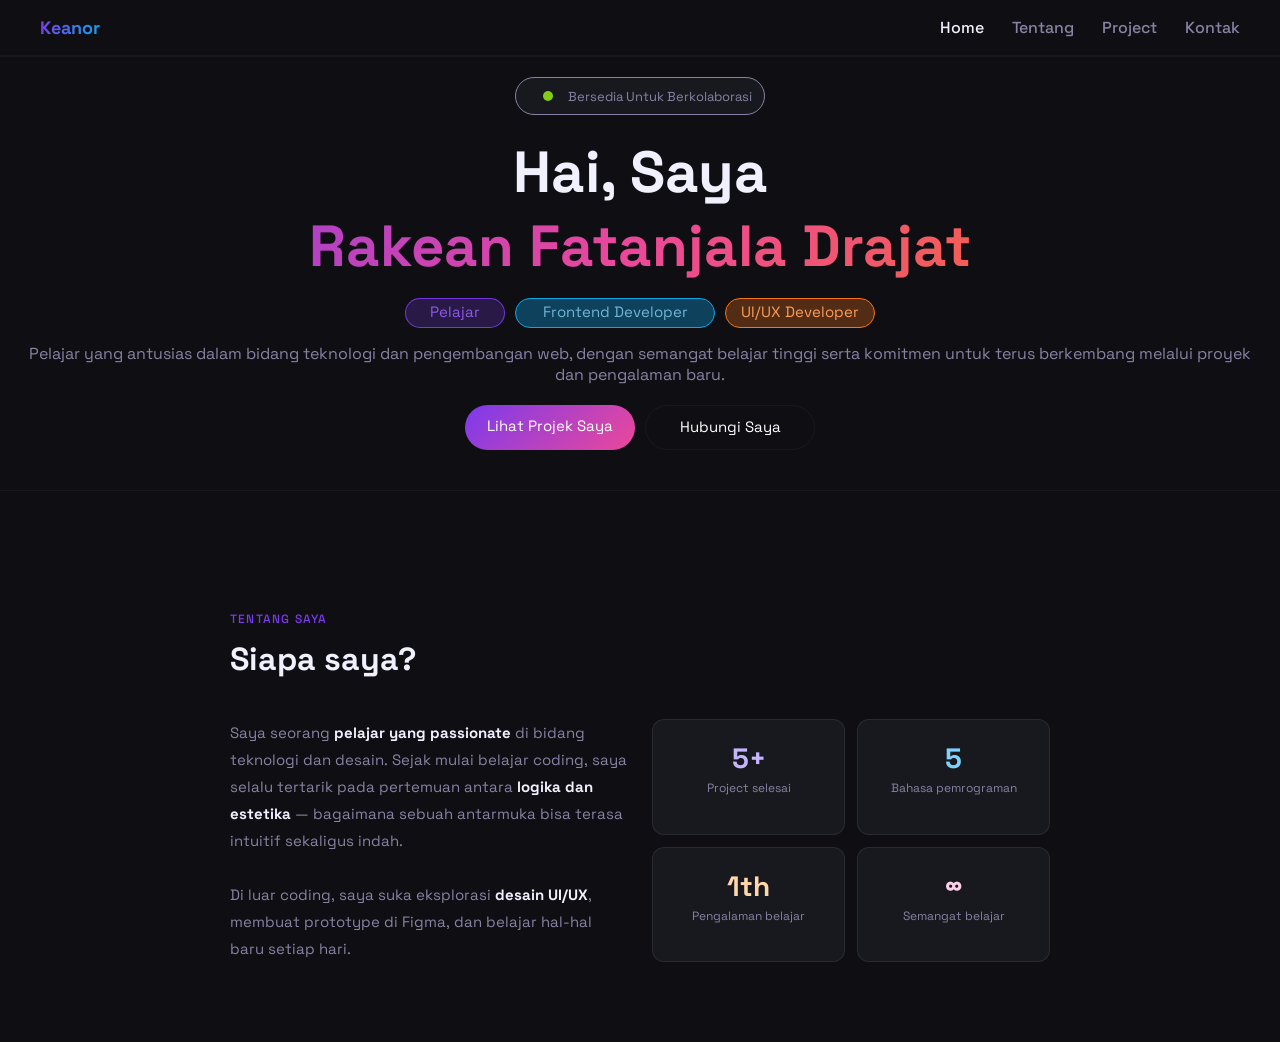
<file: index.html>
<!DOCTYPE html>
<html lang="en">
<head>
    <link rel="stylesheet" href="styles.css">
    <title>Portofolio</title>
</head>
<script>
  document.querySelectorAll('.item').forEach(link => {
    link.addEventListener('click', function(e) {
      e.preventDefault();
      const target = this.href;

      document.body.style.opacity = '0';
      document.body.style.transform = 'translateY(10px)';
      document.body.style.transition = 'opacity 0.3s ease, transform 0.3s ease';

      setTimeout(() => {
        window.location.href = target;
      }, 300);
    });
  });
</script>
<body>
    <nav class="nav">
        <a class="nav-logo" href="index.html">Keanor</a>
        <div style="display:flex; gap:28px;">
            <a href="index.html" class="item active">Home</a>
            <a class="item " href="About.html">Tentang</a>
            <a class="item " href="Project.html">Project</a>
            <a class="item " href="Kontak.html">Kontak</a>
        </div>
    </nav>
    <div class="Container Center">
        <div class="circle"></div>
        <p class="Text">Bersedia Untuk Berkolaborasi</p>
    </div>

    <h1>Hai, Saya</h1>
    <h1 class="Top Gradasi">Rakean Fatanjala Drajat</h1>

    <div class="navi">
        <div class="bar pelajar">Pelajar</div>
        <div class="bar front">Frontend Developer</div>
        <div class="bar ui">UI/UX Developer</div>
    </div>

    <p class="aboutme">Pelajar yang antusias dalam bidang teknologi dan pengembangan web, dengan semangat belajar tinggi serta komitmen untuk terus berkembang melalui proyek dan pengalaman baru.</p>

    <div class="about">
        <a href="Project.html" class="projek">Lihat Projek Saya</a>
        <a href="Kontak.html" class="hub">Hubungi Saya</a>
    </div>
    <hr class="divider">

    <section id="about">
  <p class="section-label">Tentang Saya</p>
  <h2 class="section-title">Siapa saya?</h2>

  <div class="about-grid">
    <div class="about-text">
      <p>Saya seorang <strong>pelajar yang passionate</strong> di bidang teknologi dan desain. Sejak mulai belajar coding, saya selalu tertarik pada pertemuan antara <strong>logika dan estetika</strong> — bagaimana sebuah antarmuka bisa terasa intuitif sekaligus indah.</p>
      <br>
      <p>Di luar coding, saya suka eksplorasi <strong>desain UI/UX</strong>, membuat prototype di Figma, dan belajar hal-hal baru setiap hari.</p>
    </div>

    <div class="about-stats">
      <div class="stat-card"><div class="stat-num" style="color:#C4B5FD;">5+</div><div class="stat-label">Project selesai</div></div>
      <div class="stat-card"><div class="stat-num" style="color:#7DD3FC;">5</div><div class="stat-label">Bahasa pemrograman</div></div>
      <div class="stat-card"><div class="stat-num" style="color:#FED7AA;">1th</div><div class="stat-label">Pengalaman belajar</div></div>
      <div class="stat-card"><div class="stat-num" style="color:#FBCFE8;">∞</div><div class="stat-label">Semangat belajar</div></div>
    </div>
  </div>
</section>
</body>
</html>
</file>
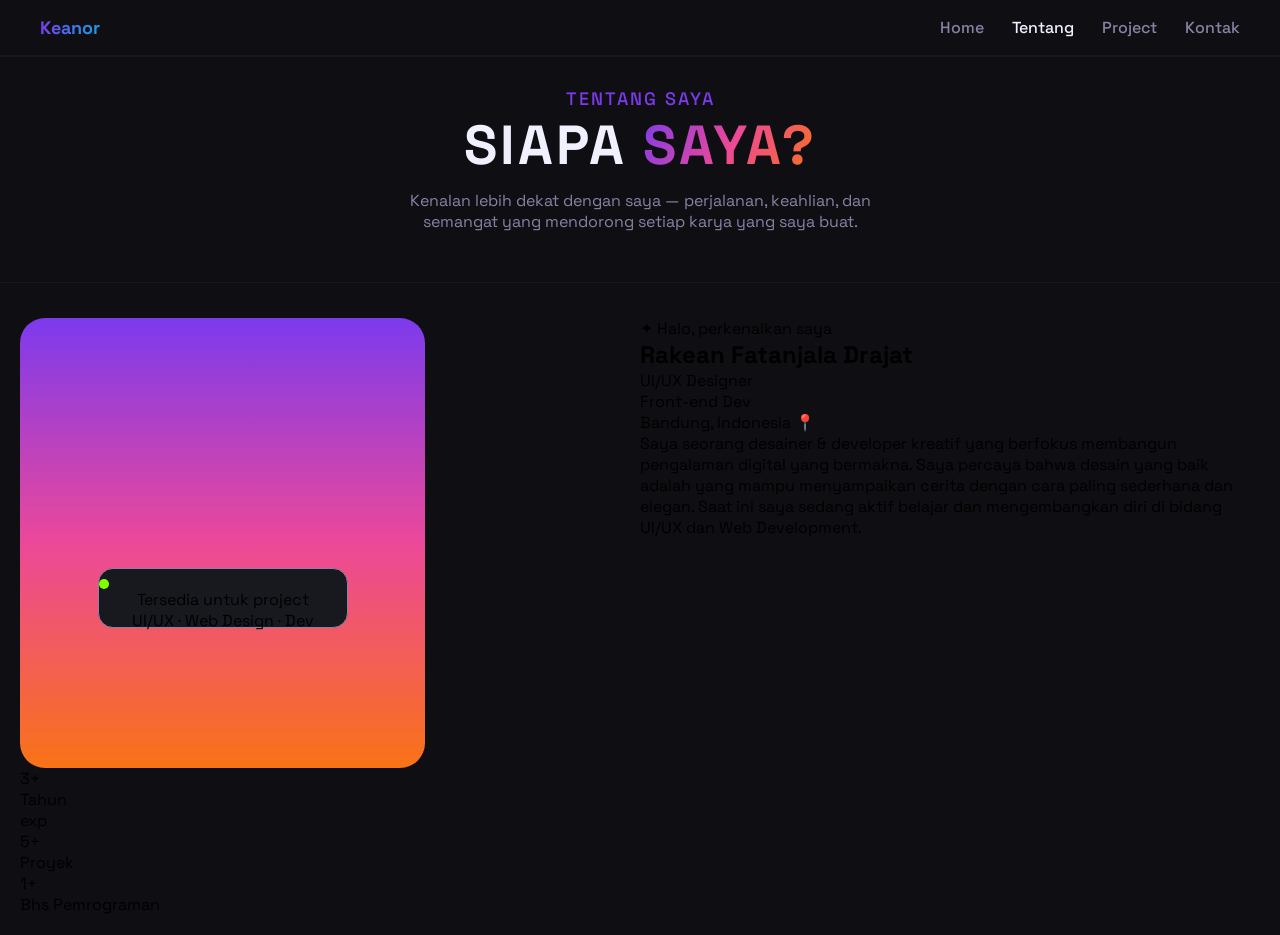
<file: About.html>
<!DOCTYPE html>
<html lang="en">
<head>
    <link href="https://fonts.googleapis.com/css2?family=Syne:wght@400;700;800&display=swap" rel="stylesheet">
    <link rel="stylesheet" href="about.css">
    <title>Portofolio</title>
</head>
<body>
    <nav class="nav">
        <a class="nav-logo" href="#">Keanor</a>
        <div style="display:flex; gap:28px;">
            <a href="index.html" class="item ">Home</a>
            <a class="item active" href="About.html">Tentang</a>
            <a class="item " href="Project.html">Project</a>
            <a class="item " href="Kontak.html">Kontak</a>
        </div>
    </nav>
    
    <section id="About">
        <p class="section-title">TENTANG SAYA</p>
        <h1 class="section-header">SIAPA <span class="grad">SAYA?</span></h1>
        <p class="section-desc">Kenalan lebih dekat dengan saya — perjalanan, keahlian, dan semangat yang mendorong setiap karya yang saya buat.</p>

        <hr class="line">

        <div class="grid">

            <div class="kiri">
                <div class="card">
                    <div class="img"></div>
                    <div class="card2">
                        <div class="circle"></div>
                        <p class="head">Tersedia untuk project</p>
                        <p class="desc">UI/UX · Web Design · Dev</p>
                    </div>
                </div>

                <div class="info-exp">
                    <p class="num">3+</p>
                    <p class="deks">Tahun</p>
                    <p class="exp">exp</p>
                </div>

                <div class="info-exp">
                    <p class="num">5+</p>
                    <p class="deks">Proyek</p>
                </div>

                <div class="info-exp">
                    <p class="num">1+</p>
                    <p class="deks">Bhs Pemrograman</p>
                </div>
            </div>

            <div class="kanan">

                <p class="hi">✦ Halo, perkenalkan saya</p>
                <h1 class="name">Rakean Fatanjala Drajat</h1>

                <div class="inline">
                    <div class="UI">
                        <p class="UX">UI/UX Designer</p>
                    </div>
                    <div class="front">
                        <p class="end">Front-end Dev</p>
                    </div>
                    <p class="location"> Bandung, Indonesia 📍</p>
                </div>

                <p class="teks">Saya seorang desainer & developer kreatif yang berfokus membangun pengalaman digital yang bermakna. Saya percaya bahwa desain yang baik adalah yang mampu menyampaikan cerita dengan cara paling sederhana dan elegan. Saat ini saya sedang aktif belajar dan mengembangkan diri di bidang UI/UX dan Web Development.</p>

                

            </div>
        </div>

    </section>
</body>
</html>
</file>
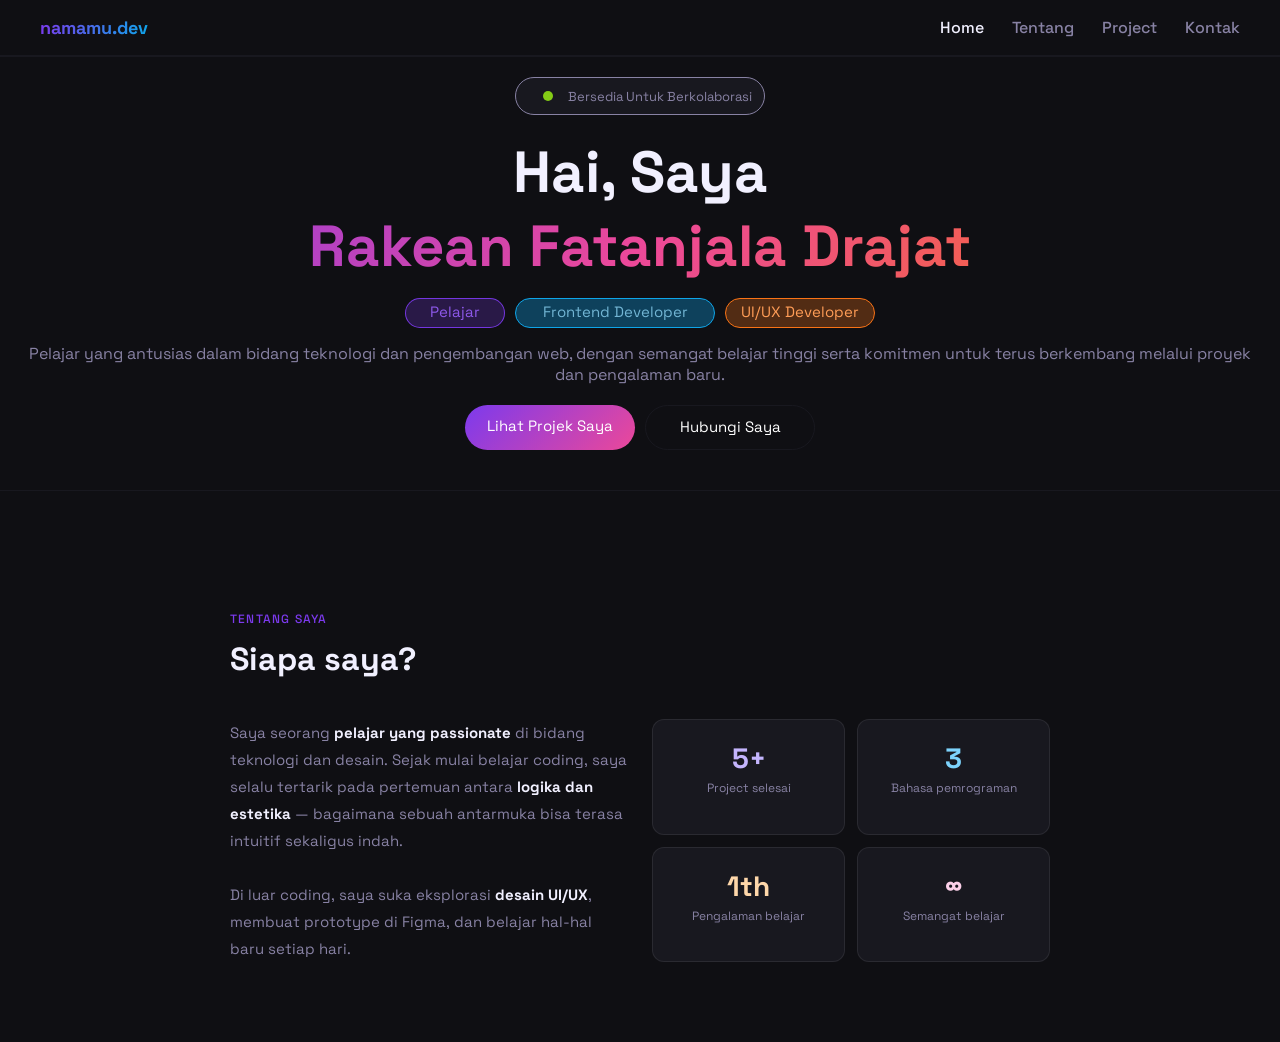
<file: home.html>
<!DOCTYPE html>
<html lang="en">
<head>
    <link rel="stylesheet" href="styles.css">
    <title>Portofolio</title>
</head>
<script>
  document.querySelectorAll('.item').forEach(link => {
    link.addEventListener('click', function(e) {
      e.preventDefault();
      const target = this.href;

      document.body.style.opacity = '0';
      document.body.style.transform = 'translateY(10px)';
      document.body.style.transition = 'opacity 0.3s ease, transform 0.3s ease';

      setTimeout(() => {
        window.location.href = target;
      }, 300);
    });
  });
</script>
<body>
    <nav class="nav">
        <a class="nav-logo" href="#">namamu.dev</a>
        <div style="display:flex; gap:28px;">
            <a href="home.html" class="item active">Home</a>
            <a class="item " href="About.html">Tentang</a>
            <a class="item " href="Project.html">Project</a>
            <a class="item " href="Kontak.html">Kontak</a>
        </div>
    </nav>
    <div class="Container Center">
        <div class="circle"></div>
        <p class="Text">Bersedia Untuk Berkolaborasi</p>
    </div>

    <h1>Hai, Saya</h1>
    <h1 class="Top Gradasi">Rakean Fatanjala Drajat</h1>

    <div class="navi">
        <div class="bar pelajar">Pelajar</div>
        <div class="bar front">Frontend Developer</div>
        <div class="bar ui">UI/UX Developer</div>
    </div>

    <p class="aboutme">Pelajar yang antusias dalam bidang teknologi dan pengembangan web, dengan semangat belajar tinggi serta komitmen untuk terus berkembang melalui proyek dan pengalaman baru.</p>

    <div class="about">
        <a href="Project.html" class="projek">Lihat Projek Saya</a>
        <a href="Kontak.html" class="hub">Hubungi Saya</a>
    </div>
    <hr class="divider">

    <section id="about">
  <p class="section-label">Tentang Saya</p>
  <h2 class="section-title">Siapa saya?</h2>

  <div class="about-grid">
    <div class="about-text">
      <p>Saya seorang <strong>pelajar yang passionate</strong> di bidang teknologi dan desain. Sejak mulai belajar coding, saya selalu tertarik pada pertemuan antara <strong>logika dan estetika</strong> — bagaimana sebuah antarmuka bisa terasa intuitif sekaligus indah.</p>
      <br>
      <p>Di luar coding, saya suka eksplorasi <strong>desain UI/UX</strong>, membuat prototype di Figma, dan belajar hal-hal baru setiap hari.</p>
    </div>

    <div class="about-stats">
      <div class="stat-card"><div class="stat-num" style="color:#C4B5FD;">5+</div><div class="stat-label">Project selesai</div></div>
      <div class="stat-card"><div class="stat-num" style="color:#7DD3FC;">3</div><div class="stat-label">Bahasa pemrograman</div></div>
      <div class="stat-card"><div class="stat-num" style="color:#FED7AA;">1th</div><div class="stat-label">Pengalaman belajar</div></div>
      <div class="stat-card"><div class="stat-num" style="color:#FBCFE8;">∞</div><div class="stat-label">Semangat belajar</div></div>
    </div>
  </div>
</section>
</body>
</html>
</file>
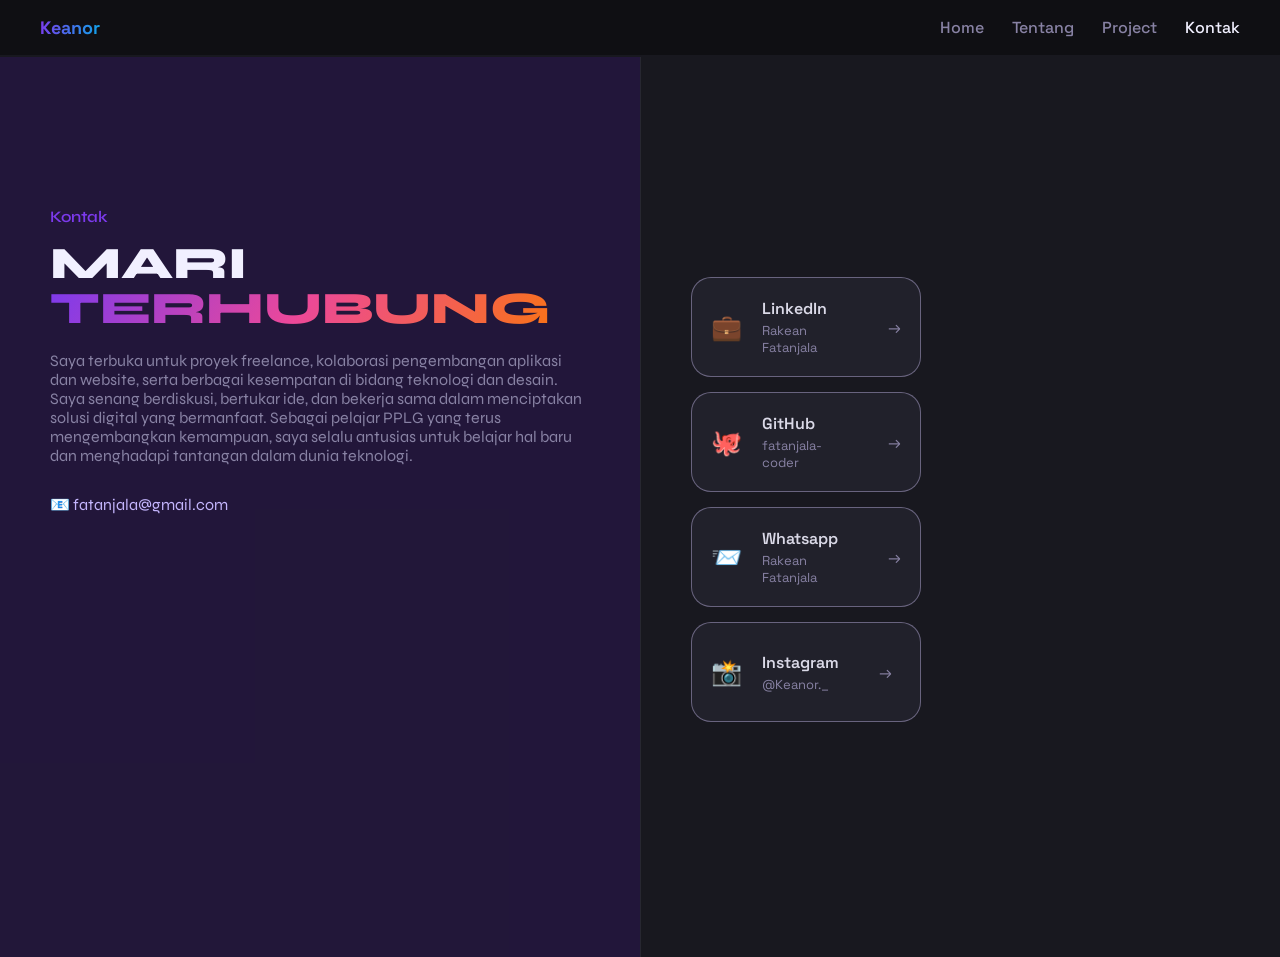
<file: Kontak.html>
<!DOCTYPE html>
<html lang="en">
<head>
    <link href="https://fonts.googleapis.com/css2?family=Syne:wght@400;700;800&display=swap" rel="stylesheet">
    <link rel="stylesheet" href="kontak.css">
    <title>Portofolio</title>
</head>
<body>
    <nav class="nav">
        <a class="nav-logo" href="#">Keanor</a>
        <div style="display:flex; gap:28px;">
            <a href="index.html" class="item ">Home</a>
            <a class="item " href="About.html">Tentang</a>
            <a class="item " href="Project.html">Project</a>
            <a class="item active" href="Kontak.html">Kontak</a>
        </div>
    </nav>
    <section id="Kontak">
        <div class="kontak-grid">
            
            <div class="kiri">
                <div class="card">
                    <p class="section-title">Kontak</p>
                    <h1 class="section-header">MARI <br><span class="grad">TERHUBUNG</span></h1>
                    <p class="desc">Saya terbuka untuk proyek freelance, kolaborasi pengembangan aplikasi dan website, serta berbagai kesempatan di bidang teknologi dan desain. Saya senang berdiskusi, bertukar ide, dan bekerja sama dalam menciptakan solusi digital yang bermanfaat. Sebagai pelajar PPLG yang terus mengembangkan kemampuan, saya selalu antusias untuk belajar hal baru dan menghadapi tantangan dalam dunia teknologi.</p>
                    <a href="#" class="gmail">📧 fatanjala@gmail.com</a>
                </div>
            </div>
            
            <div class="kanan">
                <div class="background">
                    <div class="info">

                        <div class="kartu">

                                <div class="kiri">
                                <p class="emoji">💼</p>
                                </div>

                                <div class="kanan">
                                <p class="title">LinkedIn</p>
                                <p class="more">Rakean Fatanjala</p>
                            </div>
                            <p class="panah">→</p>
                        </div>

                        <div class="kartu">

                                <div class="kiri">
                                <p class="emoji">🐙</p>
                                </div>

                                <div class="kanan">
                                <a href="https://github.com/fatanjala-coder" class="title">GitHub</a>
                                <p class="more">fatanjala-coder</p>
                            </div>
                            <p class="panah">→</p>
                        </div>

                        <div class="kartu">

                                <div class="kiri">
                                <p class="emoji">📨</p>
                                </div>

                                <div class="kanan">
                                <p class="title">Whatsapp</p>
                                <p class="more">Rakean Fatanjala</p>
                            </div>
                            <p class="panah">→</p>
                        </div>

                         <div class="kartu">

                                <div class="kiri">
                                <p class="emoji">📸</p>
                                </div>

                                <div class="kanan">
                                <a href="https://www.instagram.com/keanor._" class="title">Instagram</a>
                                <p class="more">@Keanor._</p>
                            </div>
                            <p class="panah">→</p>
                        </div>

                    </div>
                </div>
            </div>


        </div>
    </section>
</body>
</html>
</file>
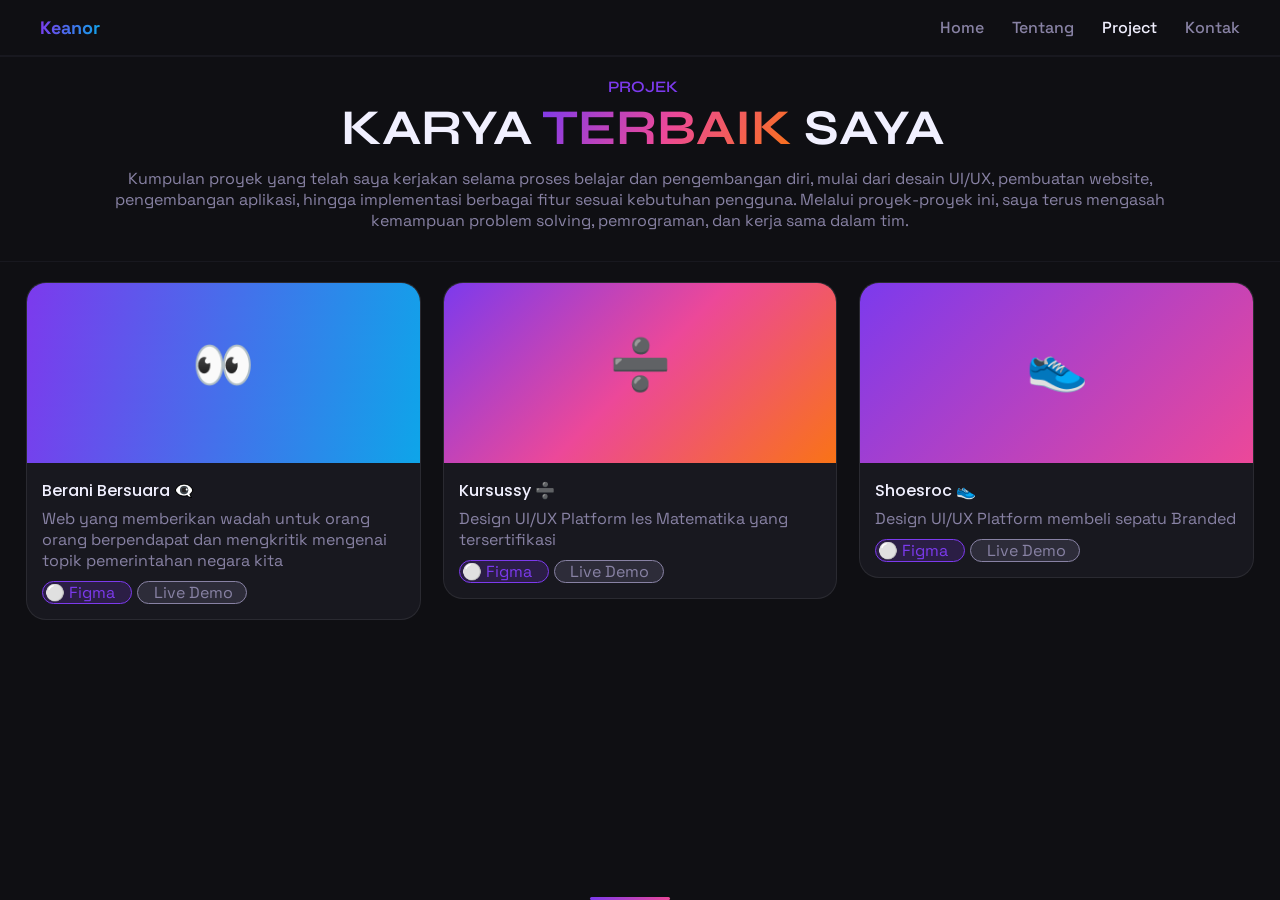
<file: Project.html>
<!DOCTYPE html>
<html lang="en">
<head>
    <link href="https://fonts.googleapis.com/css2?family=Syne:wght@400;700;800&display=swap" rel="stylesheet">
    <link rel="stylesheet" href="project.css">
    <title>Portofolio</title>
</head>
<body>
    <nav class="nav">
        <a class="nav-logo" href="#">Keanor</a>
        <div style="display:flex; gap:28px;">
            <a href="index.html" class="item ">Home</a>
            <a class="item " href="About.html">Tentang</a>
            <a class="item active" href="Project.html">Project</a>
            <a class="item " href="Kontak.html">Kontak</a>
        </div>
    </nav>
  
    <section id="project">
        
                <div class="kiri">
                <h2 class="section-title">PROJEK</h2>
                <h1 class="section-header">KARYA <span class="grad">TERBAIK</span> SAYA</h1>
                
                <p class="underline">Kumpulan proyek yang telah saya kerjakan selama proses belajar dan pengembangan diri, mulai dari desain UI/UX, pembuatan website, pengembangan aplikasi, hingga implementasi berbagai fitur sesuai kebutuhan pengguna. Melalui proyek-proyek ini, saya terus mengasah kemampuan problem solving, pemrograman, dan kerja sama dalam tim.</p>

            <hr class="line">
        <div class="bar">

            <div class="card">
                <div class="image">
                    <p class="symbol">👀</p>
                </div>
            
            <div class="info">
                <div class="title">Berani Bersuara 👁‍🗨</div>
                <p class="decription">Web yang memberikan wadah untuk orang orang berpendapat dan mengkritik mengenai topik pemerintahan negara kita</p>
                <div class="action">
                    <a class="web" href="https://www.figma.com/design/vqhtSylAJNM4SK12uN2kEq/Berani-Bersuara--Baru--Kel-1-PIPAS?node-id=0-1&p=f&t=ZI5yxlv3kbBWLAf2-0">⚪ Figma</a>
                    <a href="#" class="link">Live Demo</a>
                </div>
                </div>
            </div>

            <div class="card">
                <div class="image satu">
                    <p class="symbol">➗</p>
                </div>
            
            <div class="info">
                <div class="title">Kursussy ➗</div>
                <p class="decription">Design UI/UX Platform les Matematika yang tersertifikasi</p>
                <div class="action">
                    <a class="web" href="https://www.figma.com/design/BOCxi11PSbsWtUoQeOlZMN/Kursussy?node-id=0-1&p=f&t=PtOyGMdBDlMGw8pz-0">⚪ Figma</a>
                    <a href="#" class="link">Live Demo</a>
                </div>
                </div>
            </div>

            <div class="card">
                <div class="image dua">
                    <p class="symbol">👟</p>
                </div>
            
            <div class="info">
                <div class="title">Shoesroc 👟</div>
                <p class="decription">Design UI/UX Platform membeli sepatu Branded</p>
                <div class="action">
                    <a class="web" href="https://www.figma.com/design/6uaE0UbxHqw1DolMwH4n3n/Untitled?node-id=0-1&p=f&t=XnTBknzqk9Mbq11c-0">⚪ Figma</a>
                    <a href="#" class="link">Live Demo</a>
                </div>
                </div>
            </div>
        </div>

        
    </section>
 
</body>
</html>
</file>
<file: styles.css>
@import url('https://fonts.googleapis.com/css2?family=Space+Grotesk:wght@400;700&display=swap');

* {
  margin: 0;
  padding: 0;
  box-sizing: border-box;
}

body {
    background-color: #0F0F13;
    font-family: 'Space Grotesk', sans-serif;
}

/* animasi fade out saat keluar */
body {
    animation: fadeIn 0.4s ease;
}

@keyframes fadeIn {
    from {
        opacity: 0;
        transform: translateY(10px);
    }
    to {
        opacity: 1;
        transform: translateY(0);
    }
}

::-webkit-scrollbar {
    width: 6px;
}

::-webkit-scrollbar-track {
    background: #0F0F13;
}

::-webkit-scrollbar-thumb {
    background: #8882A4;
    border-radius: 99px;
}

::-webkit-scrollbar-thumb:hover {
    background: #7C3AED;
}

.nav {
  padding: 16px 40px;
  display: flex;
  justify-content: space-between;
  align-items: center;
  gap: 20px;
  border-bottom: 2px solid #18181F;
}

.nav-logo {
  color: #F1F0FF;
  font-weight: 700;
  font-size: 18px;
  text-decoration: none;

  background: linear-gradient(100deg, #7C3AED , #0EA5E9);
    -webkit-background-clip: text;
    -webkit-text-fill-color: transparent;
}

.item {
  color: #8882A4;
  font-weight: 500;
  text-decoration: none; 
  transition: all 1s ease;
}

.item:hover {
  color: #F1F0FF;
}

.item.active{
    color: #F1F0FF;
}

/* UI HOME */
.Container{
    margin: 20px auto;

    display: flex;
    justify-content: center;
    align-items: center;
    text-align: center;

    background-color: #18181F;
    border: 1px solid #8882A4;
    border-radius: 20px;
    width: 250px;
    height: 38px;

}

.Text{
    color: #8882A4;
    font-size: 13px;
}

.circle{
    margin-left: 15px;
    margin-right: 15px;
    width: 10px;
    height: 10px;
    border-radius: 100%;
    background-color: #84CC16;
    animation: kedap-kedip 1s ease-in-out infinite;
}

@keyframes kedap-kedip {
    0%, 100%{
        background-color: #5b8d0f88;
    }
    50%{
        background-color: #84CC16;
    }
}

h1{
    text-align: center;
    color: #F1F0FF;
    font-size: 58px;
    font-weight: 700;
}

.Gradasi {
    font-weight: 700;
    text-transform: capitalize;

    background: linear-gradient(120deg, #7C3AED , #EC4899, #F97316);
    -webkit-background-clip: text;
    -webkit-text-fill-color: transparent;
}

.navi{
    display: flex;
    justify-content: center;
    align-items: center;
    gap: 10px;
    margin-top: 15px;

    font-size: 15px;
}

.pelajar{
    border-radius: 15px;
    background-color: #7c3aed3d;
    border: 1px solid #7c3aedec;
    height: 30px;
    width: 100px;
    color: #965ef7ec;
    text-align: center;
    padding-top: 3px;
}

.front{
    border-radius: 15px;
    background-color: #0ea4e956;
    border: 1px solid #0EA5E9;
    height: 30px;
    width: 200px;
    color: #72b5d4;
    text-align: center;
    padding-top: 3px;
}

.ui{
    border-radius: 15px;
    background-color: #f9741649;
    border: 1px solid #F97316;
    height: 30px;
    width: 150px;
    color: #ff9d57;
    text-align: center;
    padding-top: 3px;
}

.aboutme{
    margin: 15px;
    text-align: center;
    color: #8882A4;
}

.about{
    display: flex;
    justify-content: center;
    align-items: center;
    gap: 10px;
    margin-top: 20px;

    font-size: 15px;
}

.hub{
    text-decoration: none;
    border-radius: 30px;
    border: 1px solid #18181F;
    height: 45px;
    width: 170px;
    padding-top: 11px;
    text-align: center;
    color: white;
    transition: all 0.4s ease;
}

.projek{
    text-decoration: none;
    border-radius: 30px;
    background: linear-gradient(135deg, #7C3AED , #EC4899);
    height: 45px;
    width: 170px;
    padding-top: 11px;
    text-align: center;
    color: white;
    transition: all 0.4s ease;
}

.projek:hover{
    transform: translateY(-5px);
    background: linear-gradient(135deg, #7c3aeda2 , #ec489aa6);
}

.hub:hover{
    transform: translateY(-5px);
    background-color: #1f1f24bd;
}

/* Bagian bawah */

.divider {
    border: none;
    border-top: 1px solid #18181F;
    margin: 40px 0;
}

#about {
  padding: 80px 40px;
  max-width: 900px;
  margin: 0 auto;
}

.section-label {
  font-size: 12px;
  font-weight: 500;
  letter-spacing: 0.1em;
  text-transform: uppercase;
  color: #7C3AED;
  margin-bottom: 12px;
}

.section-title {
  font-size: 32px;
  font-weight: 700;
  color: #F1F0FF;
  margin-bottom: 40px;
}

.about-grid {
  display: grid;
  grid-template-columns: 1fr 1fr;
  gap: 24px;
}

.about-text {
  font-size: 15px;
  color: #8882A4;
  line-height: 1.8;
}

.about-text strong { color: #F1F0FF; }

.about-stats {
  display: grid;
  grid-template-columns: 1fr 1fr;
  gap: 12px;
}

.stat-card {
  background: #18181F;
  border: 0.5px solid rgba(255,255,255,0.08);
  border-radius: 12px;
  padding: 20px;
  text-align: center;
}

.stat-num {
  font-size: 28px;
  font-weight: 700;
}

.stat-label {
  font-size: 12px;
  color: #8882A4;
  margin-top: 4px;
}

/* Project */
</file>
<file: about.css>
@import url('https://fonts.googleapis.com/css2?family=Space+Grotesk:wght@400;700&display=swap');
@import url( 'https://fonts.googleapis.com/css2?family=Poppins:wght@300;400;500;600;700&display=swap');

* {
  margin: 0;
  padding: 0;
  box-sizing: border-box;
}

body {
    background-color: #0F0F13;
    font-family: 'Space Grotesk', sans-serif;
}

/* animasi fade out saat keluar */

body {
    animation: fadeIn 0.4s ease;
}

@keyframes fadeIn {
    from {
        opacity: 0;
        transform: translateY(10px);
    }
    to {
        opacity: 1;
        transform: translateY(0);
    }
}

/* Scroll bar */

::-webkit-scrollbar {
    width: 6px;
}

::-webkit-scrollbar-track {
    background: #0F0F13;
}

::-webkit-scrollbar-thumb {
    background: #8882A4;
    border-radius: 99px;
}

::-webkit-scrollbar-thumb:hover {
    background: #7C3AED;
}

.nav {
  padding: 16px 40px;
  display: flex;
  justify-content: space-between;
  align-items: center;
  gap: 20px;
  border-bottom: 2px solid #18181F;
}

.nav-logo {
  color: #F1F0FF;
  font-weight: 700;
  font-size: 18px;
  text-decoration: none;

  background: linear-gradient(100deg, #7C3AED , #0EA5E9);
    -webkit-background-clip: text;
    -webkit-text-fill-color: transparent;
}

.item {
  color: #8882A4;
  font-weight: 500;
  text-decoration: none; 
  transition: all 1s ease;
}

.item:hover {
  color: #F1F0FF;
}

.item.active{
    color: #F1F0FF;
}

/* HEADER */

.section-title{
    text-align: center;
    margin-top: 30px;
    font-weight: 510;
    font-size: 18px;
    letter-spacing: 2px;
    color: #7C3AED;
}

.section-header{
    text-align: center;
    font-size: 55px;
    letter-spacing: 3px;
    color: #F1F0FF;
}

.grad{
    background: linear-gradient(120deg, #7C3AED , #EC4899, #F97316);
    -webkit-background-clip: text;
    -webkit-text-fill-color: transparent;
}

.section-desc{
    text-align: center;
    margin-top: 10px;
    margin-left: 400px;
    margin-right: 400px;
    margin-bottom: 50px;
    color: #8882A4;
}

.line{
    border: none;
    border-top: 1px solid #18181F;
}

/* DESCRIPTION */

.grid{
    margin-top: 35px;
    padding: 20px;
    padding-top: 0;
    display: grid;
    grid-template-columns: 1fr 1fr;
}

.card{
    background: linear-gradient(#7C3AED, #EC4899, #F97316);
    height: 50vh;
    width: 45vh;
    border-radius: 25px;
    display: flex;
}

.card2{
    text-align: center;
    margin: auto;
    margin-top: 250px;
    background-color: #18181F;
    border: 1px solid #8882A4;
    border-radius: 15px;
    height: 60px;
    width: 250px;
}

.circle{
    width: 10px;
    height: 10px;
    border-radius: 100%;
    background-color: chartreuse;
    margin-top: 10px;
}
</file>
<file: kontak.css>
@import url('https://fonts.googleapis.com/css2?family=Space+Grotesk:wght@400;700&display=swap');
@import url( 'https://fonts.googleapis.com/css2?family=Poppins:wght@300;400;500;600;700&display=swap');

* {
  margin: 0;
  padding: 0;
  box-sizing: border-box;
}

body {
    background-color: #0F0F13;
    font-family: 'Space Grotesk', sans-serif;
}

/* animasi fade out saat keluar */

body {
    animation: fadeIn 0.4s ease;
}

@keyframes fadeIn {
    from {
        opacity: 0;
        transform: translateY(10px);
    }
    to {
        opacity: 1;
        transform: translateY(0);
    }
}

/* Scroll bar */

::-webkit-scrollbar {
    width: 6px;
}

::-webkit-scrollbar-track {
    background: #0F0F13;
}

::-webkit-scrollbar-thumb {
    background: #8882A4;
    border-radius: 99px;
}

::-webkit-scrollbar-thumb:hover {
    background: #7C3AED;
}

.nav {
  padding: 16px 40px;
  display: flex;
  justify-content: space-between;
  align-items: center;
  gap: 20px;
  border-bottom: 2px solid #18181F;
}

.nav-logo {
  color: #F1F0FF;
  font-weight: 700;
  font-size: 18px;
  text-decoration: none;

  background: linear-gradient(100deg, #7C3AED , #0EA5E9);
    -webkit-background-clip: text;
    -webkit-text-fill-color: transparent;
}

.item {
  color: #8882A4;
  font-weight: 500;
  text-decoration: none; 
  transition: all 1s ease;
}

.item:hover {
  color: #F1F0FF;
}

.item.active{
    color: #F1F0FF;
}

/* Kontak */

.kontak-grid{
    display: grid;
    grid-template-columns: 1fr 1fr;
}

.card{
    font-family: 'Syne';
    background-color: #7c3aed2d;
    padding: 50px;
    padding-top: 150px;
    min-height: 100vh;
}

.section-title{
    font-weight: 600;
    color: #7C3AED;
}

.section-header{
    padding-top: 15px;
    font-weight: 800;
    line-height: 1;
    color: #F1F0FF;
    font-size: 45px;
}

.grad{
    background: linear-gradient(120deg, #7C3AED , #EC4899, #F97316);
    -webkit-background-clip: text;
    -webkit-text-fill-color: transparent;
}

.desc{
    padding-top: 20px;
    color: #8882A4;
}

.gmail{
    display: block;
    text-decoration: none;
    margin-top: 30px;
    color: #C4B5FD;
}

/* Info */

.background{
    background-color: #18181F;
    border-left: 1px solid #272731;
    display: flex;
    flex-direction: column;
    align-items: center;
    justify-content: center;
    min-height: 100vh; 
    padding: 50px;
    gap: 16px; 
}

.info{
    display: flex;
    flex-direction: column;

    width: 100%;
}

.kartu{
    display: flex;
    align-items: center;
    background-color: #8882a417;
    border: 1px solid #8882a4b0;
    border-radius: 20px;
    height: 100px;
    width: 230px;
    padding: 19px;
    padding-bottom: 25px;
    padding-top: 25px;
    margin-bottom: 15px;
    transition: 0.3s ease;
    cursor: pointer;
}

.kartu:hover{
    background-color: #7c3aed36;
    border: 1px solid #7C3AED;
}

.emoji{
    font-size: 25px;
    padding-right: 20px;
}

.title{
    color: #f1f0ffe3;
    font-weight: 600;
    text-decoration: none;
}

.more{
    padding-top: 3px;
    padding-right: 50px;
    font-size: 13px;
    color: #8882A4;
}

.panah{
    color: #8882A4; 
}
</file>
<file: project.css>
@import url('https://fonts.googleapis.com/css2?family=Space+Grotesk:wght@400;700&display=swap');
@import url( 'https://fonts.googleapis.com/css2?family=Poppins:wght@300;400;500;600;700&display=swap');

* {
  margin: 0;
  padding: 0;
  box-sizing: border-box;
}

body {
    background-color: #0F0F13;
    font-family: 'Space Grotesk', sans-serif;
}

/* animasi fade out saat keluar */
body {
    animation: fadeIn 0.4s ease;
}

@keyframes fadeIn {
    from {
        opacity: 0;
        transform: translateY(10px);
    }
    to {
        opacity: 1;
        transform: translateY(0);
    }
}

/* Scroll bar */

::-webkit-scrollbar {
    width: 6px;
}

::-webkit-scrollbar-track {
    background: #0F0F13;
}

::-webkit-scrollbar-thumb {
    background: #8882A4;
    border-radius: 99px;
}

::-webkit-scrollbar-thumb:hover {
    background: #7C3AED;
}

.nav {
  padding: 16px 40px;
  display: flex;
  justify-content: space-between;
  align-items: center;
  gap: 20px;
  border-bottom: 2px solid #18181F;
}

.nav-logo {
  color: #F1F0FF;
  font-weight: 700;
  font-size: 18px;
  text-decoration: none;

  background: linear-gradient(100deg, #7C3AED , #0EA5E9);
    -webkit-background-clip: text;
    -webkit-text-fill-color: transparent;
}

.item {
  color: #8882A4;
  font-weight: 500;
  text-decoration: none; 
  transition: all 1s ease;
}

.item:hover {
  color: #F1F0FF;
}

.item.active{
    color: #F1F0FF;
}

/* TITLE */

.section-title{
    margin-top: 20px;
    margin-left: 5px;
    margin-bottom: 7px;
    font-family: 'Syne', sans-serif;
    font-size: medium;
    font-weight: 600;
    text-align: center;
    color: #7C3AED;
}

.section-header{
    margin-left: 5px;
    font-family: 'Syne';
    font-size: 50px;
    font-weight: 700;
    text-align: center;
    color: #F1F0FF;
    line-height: 1;
    margin-bottom: 15px;
}

.grad{
    background: linear-gradient(120deg, #7C3AED , #EC4899, #F97316);
    -webkit-background-clip: text;
    -webkit-text-fill-color: transparent;
}

.underline{
    text-align: center;
    color: #8882A4;
    margin-top: 10px;
    margin-left: 90px;
    margin-right: 90px;
    margin-bottom: 30px;
}

.line{
    border: none;
    border-top: 1px solid #18181F;
    margin: 0 auto;
}

.line::after{
    content: '';
    position: absolute;
    bottom: 0;
    left: 50%;
    transform: translateX(-50px);
    width: 80px;
    height: 3px;
    background: linear-gradient(90deg, #7C3AED, #EC4899);
    border-radius: 100px;

}

/* BAR PROJEK */

.bar{
    margin: 20px;
    columns: 3;
    column-gap: 10px;
}

.card{
    background: #18181F;
    border: 0.5px solid rgba(255,255,255,0.08);
    border-radius: 20px;
    overflow: hidden;
    margin-bottom: 16px;
    margin-left: 6px;
    margin-right: 6px;
    break-inside: avoid; 
    transition: transform 0.25s, border-color 0.25s;
}

.card:hover{
    transform: translateY(-8px);
    border-color: #7C3AED;
    box-shadow: 0 0px 5px 0px #7C3AED;
}

.image{
    background: linear-gradient(100deg, #7C3AED , #0EA5E9);;
    width: 100%;
    height: 180px;
    position: relative; 
    overflow: hidden;
}

.satu{
    background: linear-gradient(135deg, #7C3AED, #EC4899, #F97316)
}

.dua{
    background: linear-gradient(135deg, #7C3AED, #EC4899);
}

.image::after {
  content: 'Lihat Project →';
  position: absolute;
  inset: 0;
  background: rgba(124,58,237,0.85);
  display: flex;
  align-items: center;
  justify-content: center;
  font-size: 14px;
  font-weight: 600;
  color: white;
  opacity: 0;
  transition: opacity 0.3s;
}

.card:hover .image::after {
  opacity: 1;
}

.symbol{
    text-align: center;
    font-size: 50px;
    padding-top: 50px;
}

.info{  padding: 15px;  }

.title{
    font-family: 'Poppins';
    font-weight: 500;
    color: #F1F0FF;
}

.decription{ color: #8882A4; margin-top: 5px;}
.action{ display: flex; gap: 5px; margin-top: 10px;}

.web{
    height: fit-content;
    width: 90px;
    padding-left: 2px;
    border-radius: 25px;
    border: 0.2px solid #7C3AED;
    background-color: #7c3aed2f;
    color: #7C3AED;
    text-decoration: none;
}

.link{
    height: fit-content;
    width: 110px;
    padding-left: 2px;
    text-align: center;
    border-radius: 25px;
    border: 0.2px solid #8882A4;
    background-color: #8882a431;
    color: #8882A4;
    text-decoration: none;  
}
</file>
